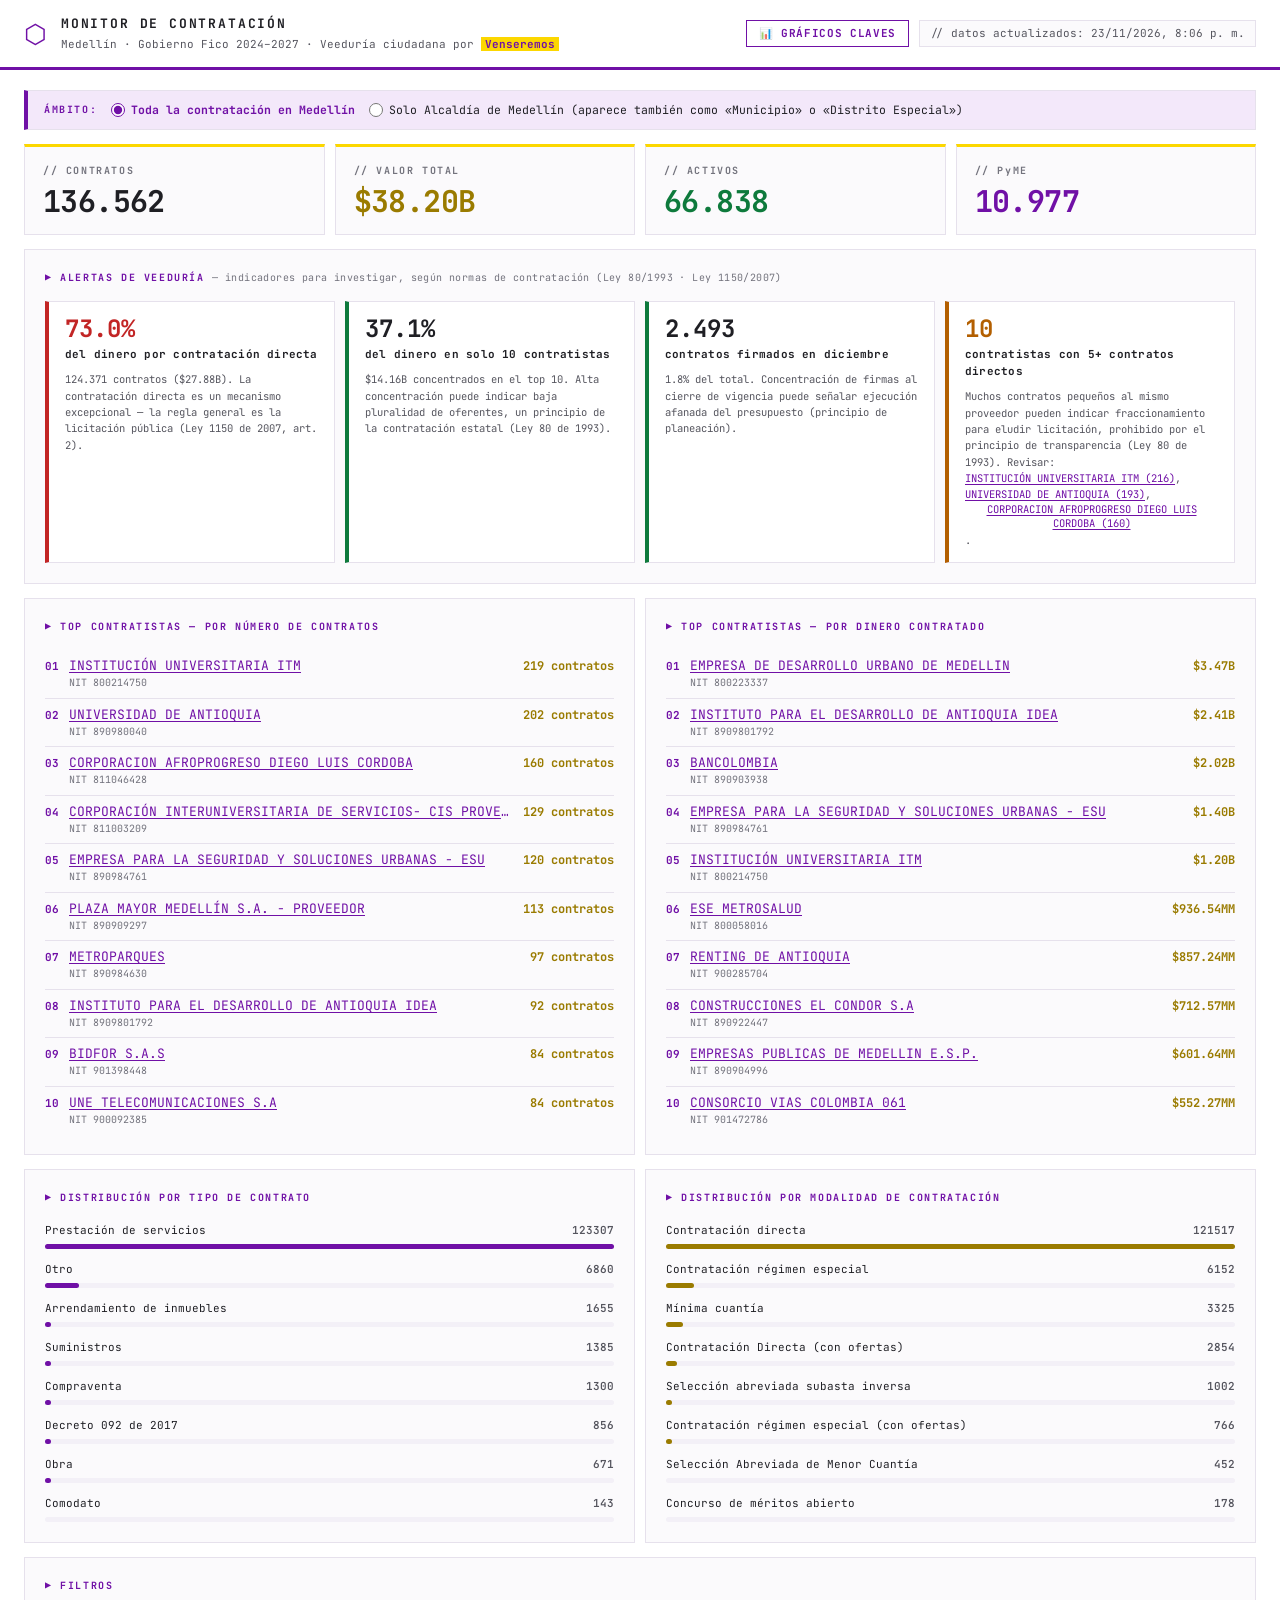
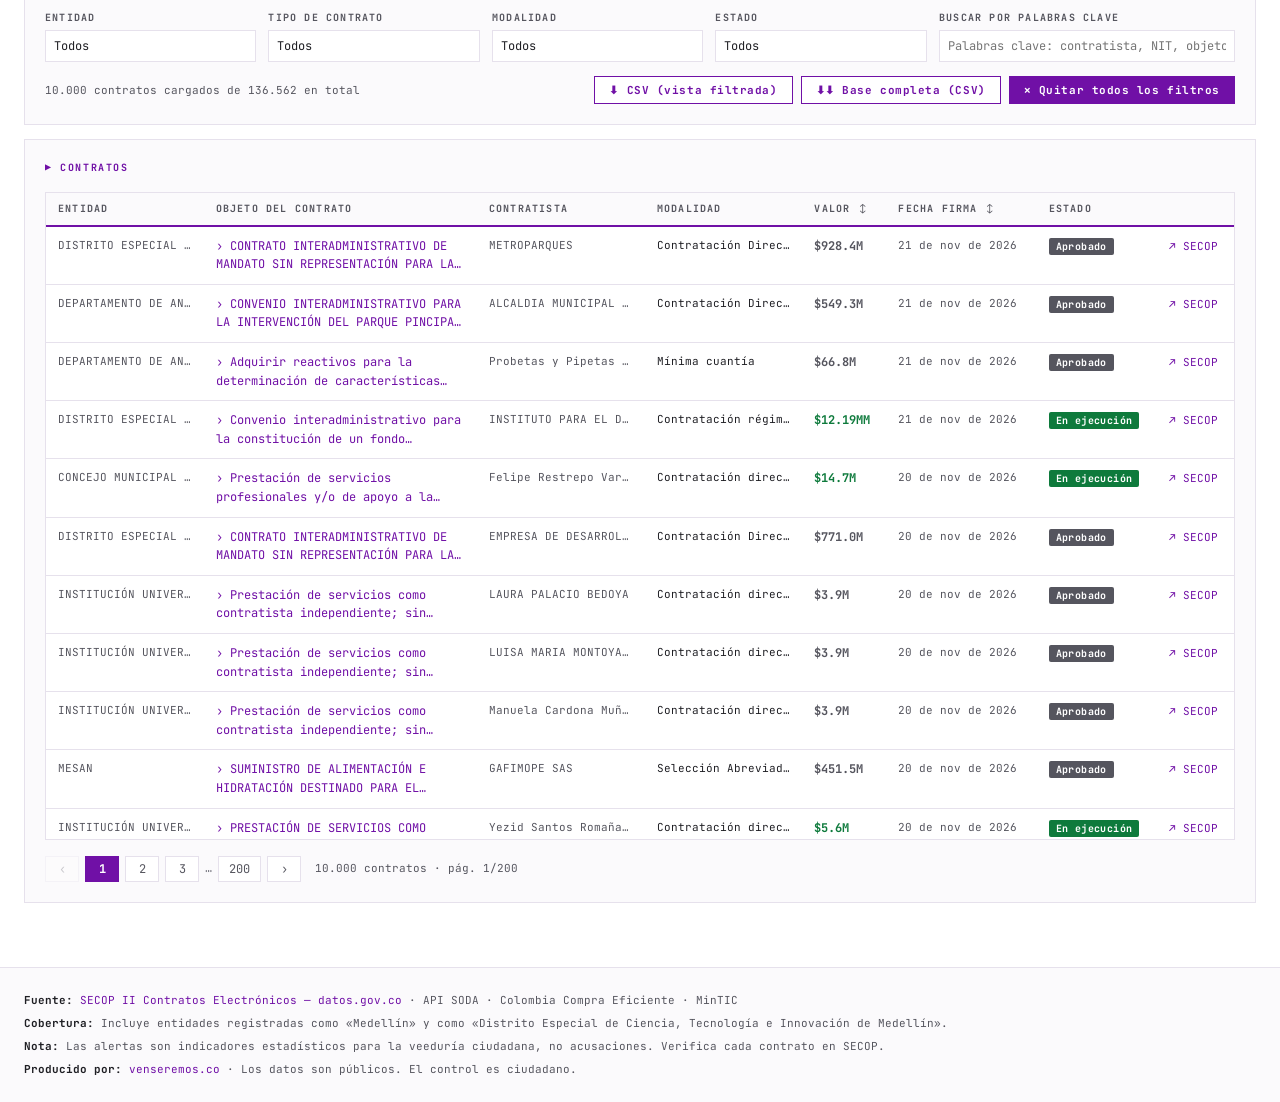
<file: index.html>
<!DOCTYPE html>
<html lang="es">
<head>
  <meta charset="UTF-8">
  <meta name="viewport" content="width=device-width, initial-scale=1.0">
  <title>Monitor de Contratación Medellín — Venseremos</title>
  <meta name="description" content="Veeduría ciudadana sobre la contratación pública del gobierno de Medellín 2024–2027. Datos en tiempo real desde SECOP II.">
  <meta name="theme-color" content="#7010A6">
  <link rel="preconnect" href="https://fonts.googleapis.com">
  <link href="https://fonts.googleapis.com/css2?family=JetBrains+Mono:wght@300;400;600;700&display=swap" rel="stylesheet">
  <link rel="stylesheet" href="assets/styles.css">
</head>
<body>

  <!-- Loading overlay -->
  <div id="loading" class="loading-overlay" role="status" aria-live="polite">
    <div class="loading-inner">
      <div class="spinner" aria-hidden="true"></div>
      <p id="loading-text">Conectando con datos.gov.co…</p>
      <p id="loading-sub" class="loading-sub"></p>
    </div>
  </div>

  <!-- Header -->
  <header class="site-header">
    <div class="header-inner">
      <div class="brand">
        <div class="brand-icon" aria-hidden="true">⬡</div>
        <div class="brand-text">
          <h1>MONITOR DE CONTRATACIÓN</h1>
          <span class="brand-sub">Medellín · Gobierno Fico 2024–2027 · Veeduría ciudadana por <strong>Venseremos</strong></span>
        </div>
      </div>
      <div class="header-right">
        <a class="nav-link" href="graficos.html">📊 GRÁFICOS CLAVES</a>
        <span class="update-badge" id="last-updated">// cargando…</span>
      </div>
    </div>
  </header>

  <main class="main-content">

    <!-- Ámbito del tablero -->
    <section class="scope-bar" aria-label="Ámbito del tablero">
      <span class="scope-label">ÁMBITO:</span>
      <label class="scope-option">
        <input type="radio" name="ambito" value="todos" checked>
        <span>Toda la contratación en Medellín</span>
      </label>
      <label class="scope-option">
        <input type="radio" name="ambito" value="alcaldia">
        <span>Solo Alcaldía de Medellín (aparece también como «Municipio» o «Distrito Especial»)</span>
      </label>
      <span class="scope-note" id="scope-note"></span>
    </section>

    <!-- KPIs -->
    <section class="kpi-grid" aria-label="Indicadores generales">
      <div class="kpi-card">
        <span class="kpi-label">// CONTRATOS</span>
        <span class="kpi-value kpi-value--white" id="kpi-total">—</span>
      </div>
      <div class="kpi-card">
        <span class="kpi-label">// VALOR TOTAL</span>
        <span class="kpi-value kpi-value--yellow" id="kpi-valor">—</span>
      </div>
      <div class="kpi-card">
        <span class="kpi-label">// ACTIVOS</span>
        <span class="kpi-value kpi-value--green" id="kpi-activos">—</span>
      </div>
      <div class="kpi-card">
        <span class="kpi-label">// PyME</span>
        <span class="kpi-value kpi-value--purple" id="kpi-pyme">—</span>
      </div>
    </section>

    <!-- Alertas de veeduría -->
    <section class="terminal-panel" aria-label="Alertas de veeduría">
      <div class="panel-title">▶ ALERTAS DE VEEDURÍA <span class="panel-note">— indicadores para investigar, según normas de contratación (Ley 80/1993 · Ley 1150/2007)</span></div>
      <div class="alertas-grid" id="alertas-grid"></div>
    </section>

    <!-- Top contratistas -->
    <section class="charts-row" aria-label="Top contratistas">
      <div class="terminal-panel">
        <div class="panel-title">▶ TOP CONTRATISTAS — POR NÚMERO DE CONTRATOS</div>
        <ol class="top-list" id="top-numero"></ol>
      </div>
      <div class="terminal-panel">
        <div class="panel-title">▶ TOP CONTRATISTAS — POR DINERO CONTRATADO</div>
        <ol class="top-list" id="top-valor"></ol>
      </div>
    </section>

    <!-- Charts -->
    <section class="charts-row" aria-label="Distribuciones">
      <div class="terminal-panel">
        <div class="panel-title">▶ DISTRIBUCIÓN POR TIPO DE CONTRATO</div>
        <div id="chart-tipo-bars"></div>
      </div>
      <div class="terminal-panel">
        <div class="panel-title">▶ DISTRIBUCIÓN POR MODALIDAD DE CONTRATACIÓN</div>
        <div id="chart-modalidad-bars"></div>
      </div>
    </section>

    <!-- Filters -->
    <section class="terminal-panel" aria-label="Filtros">
      <div class="panel-title">▶ FILTROS</div>
      <div class="filters-grid">
        <div class="filter-group">
          <label class="filter-label" for="filter-entidad">ENTIDAD</label>
          <select id="filter-entidad" class="filter-select"><option value="">Todas</option></select>
        </div>
        <div class="filter-group">
          <label class="filter-label" for="filter-tipo">TIPO DE CONTRATO</label>
          <select id="filter-tipo" class="filter-select"><option value="">Todos</option></select>
        </div>
        <div class="filter-group">
          <label class="filter-label" for="filter-modalidad">MODALIDAD</label>
          <select id="filter-modalidad" class="filter-select"><option value="">Todas</option></select>
        </div>
        <div class="filter-group">
          <label class="filter-label" for="filter-estado">ESTADO</label>
          <select id="filter-estado" class="filter-select"><option value="">Todos</option></select>
        </div>
        <div class="filter-group filter-group--wide">
          <label class="filter-label" for="search-input">BUSCAR POR PALABRAS CLAVE</label>
          <input type="text" id="search-input" class="filter-input" placeholder="Palabras clave: contratista, NIT, objeto o entidad (ej.: alimentación escolar)">
        </div>
      </div>
      <div class="filters-footer">
        <span class="results-count" id="results-count" aria-live="polite">— contratos</span>
        <div class="filters-actions">
          <button class="btn-secondary" id="btn-export" title="Descargar en CSV solo los contratos que pasan los filtros actuales">⬇ CSV (vista filtrada)</button>
          <button class="btn-secondary" id="btn-full-download" title="Descargar TODO el dataset desde datos.gov.co (~120.000 contratos) en CSV para análisis local">⬇⬇ Base completa (CSV)</button>
          <button class="btn-reset" id="btn-reset" title="Restablecer todos los filtros y la búsqueda">✕ Quitar todos los filtros</button>
        </div>
      </div>
    </section>

    <!-- Table -->
    <section class="terminal-panel" aria-label="Tabla de contratos">
      <div class="panel-title">▶ CONTRATOS</div>
      <div class="table-wrapper">
        <table class="contracts-table" id="contracts-table">
          <caption class="sr-only">Contratos públicos de Medellín. Las columnas Valor y Fecha de firma permiten ordenar.</caption>
          <thead>
            <tr>
              <th scope="col">ENTIDAD</th>
              <th scope="col">OBJETO DEL CONTRATO</th>
              <th scope="col">CONTRATISTA</th>
              <th scope="col">MODALIDAD</th>
              <th scope="col" data-sort="valor" class="th-sortable" aria-sort="none" title="Ordenar por valor">VALOR <span class="sort-indicator" aria-hidden="true">↕</span></th>
              <th scope="col" data-sort="fechaFirma" class="th-sortable" aria-sort="none" title="Ordenar por fecha de firma">FECHA FIRMA <span class="sort-indicator" aria-hidden="true">↕</span></th>
              <th scope="col">ESTADO</th>
              <th scope="col"><span class="sr-only">Enlace a SECOP</span></th>
            </tr>
          </thead>
          <tbody id="table-body"></tbody>
        </table>
      </div>
      <div class="pagination" id="pagination"></div>
    </section>

  </main>

  <footer class="site-footer">
    <div class="footer-inner">
      <div>
        <span class="footer-label">Fuente:</span>
        <a href="https://www.datos.gov.co/resource/jbjy-vk9h" target="_blank" rel="noopener">SECOP II Contratos Electrónicos — datos.gov.co</a>
        · API SODA · Colombia Compra Eficiente · MinTIC
      </div>
      <div>
        <span class="footer-label">Cobertura:</span>
        Incluye entidades registradas como «Medellín» y como «Distrito Especial de Ciencia, Tecnología e Innovación de Medellín».
      </div>
      <div>
        <span class="footer-label">Nota:</span>
        Las alertas son indicadores estadísticos para la veeduría ciudadana, no acusaciones. Verifica cada contrato en SECOP.
      </div>
      <div>
        <span class="footer-label">Producido por:</span>
        <a href="https://venseremos.co" target="_blank" rel="noopener">venseremos.co</a>
        · Los datos son públicos. El control es ciudadano.
      </div>
    </div>
  </footer>

  <script src="assets/app.js"></script>
</body>
</html>
</file>
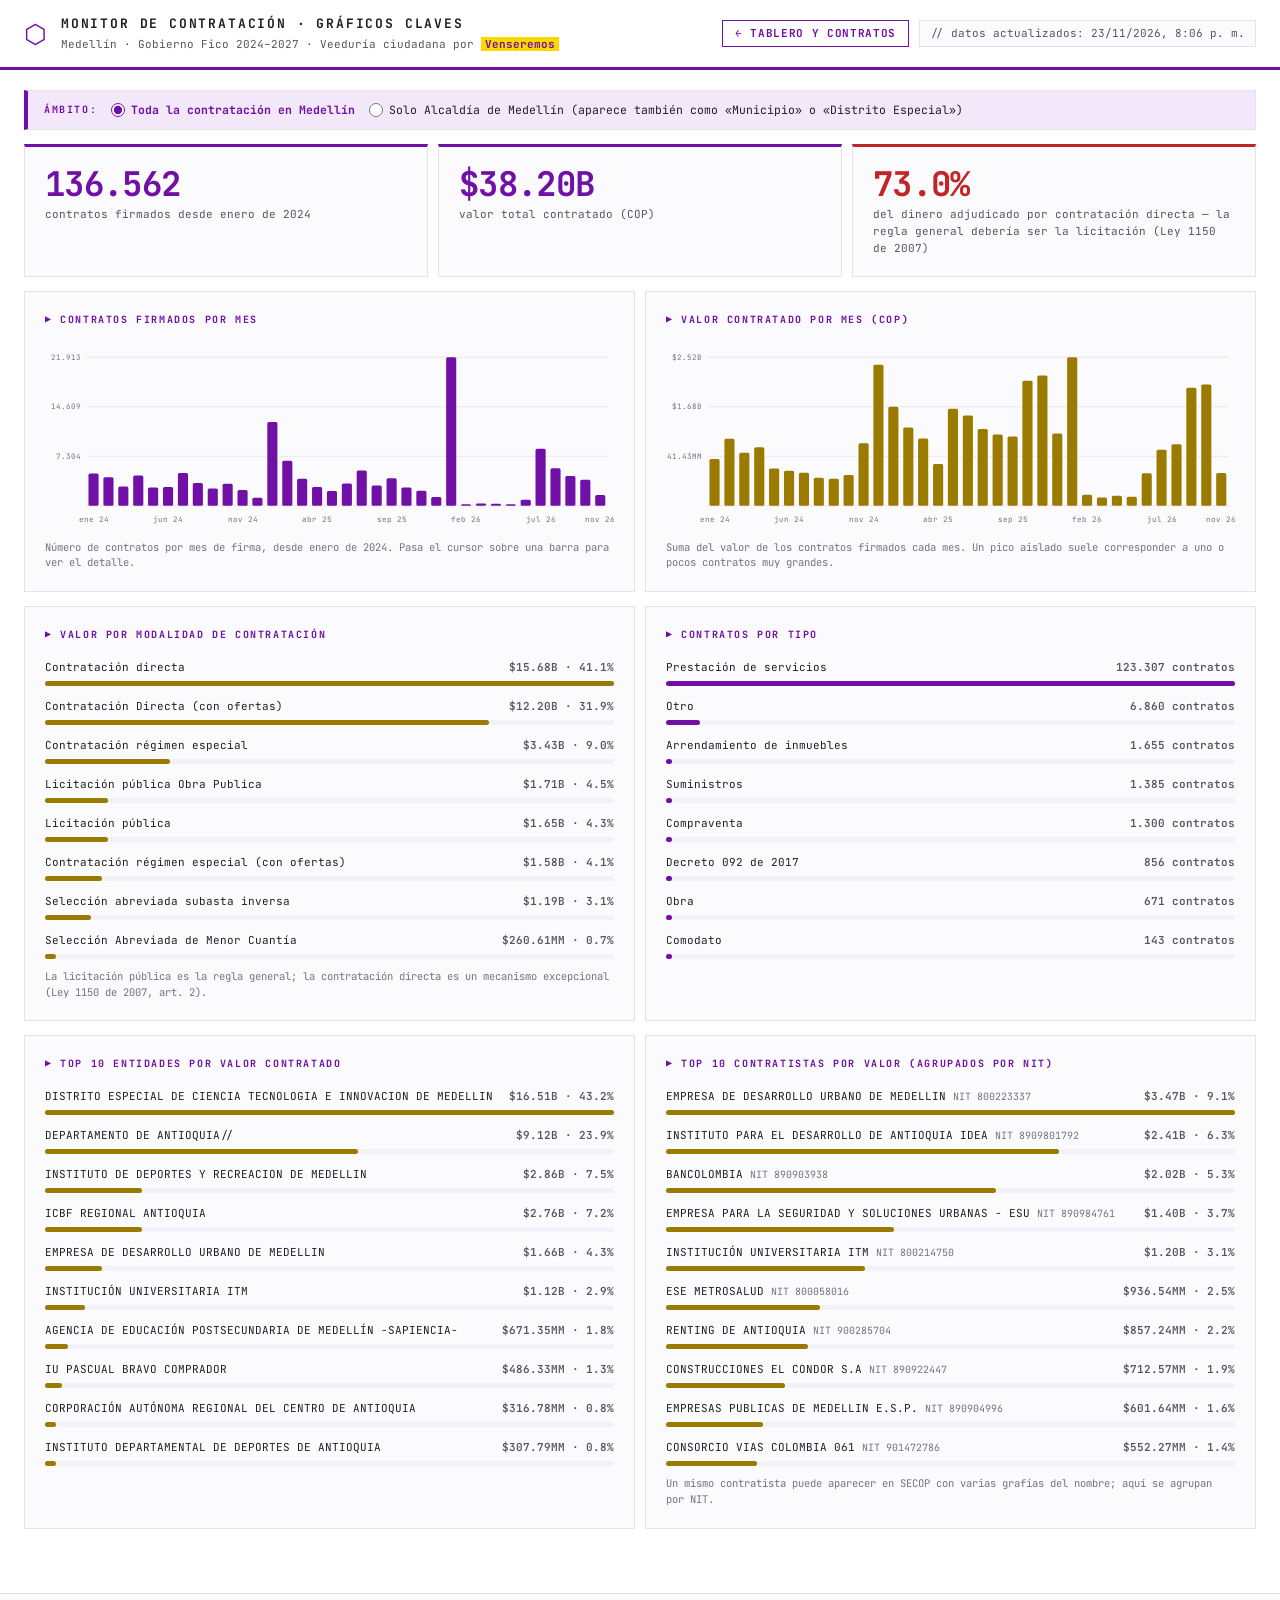
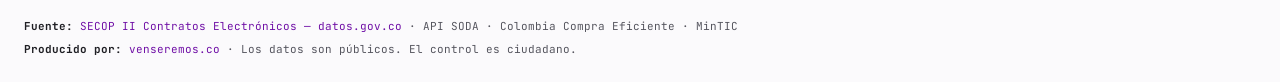
<file: graficos.html>
<!DOCTYPE html>
<html lang="es">
<head>
  <meta charset="UTF-8">
  <meta name="viewport" content="width=device-width, initial-scale=1.0">
  <title>Gráficos claves — Monitor de Contratación Medellín</title>
  <meta name="description" content="Gráficos claves de la contratación pública de Medellín 2024–2027: evolución mensual, modalidades, entidades y contratistas.">
  <meta name="theme-color" content="#7010A6">
  <link rel="preconnect" href="https://fonts.googleapis.com">
  <link href="https://fonts.googleapis.com/css2?family=JetBrains+Mono:wght@300;400;600;700&display=swap" rel="stylesheet">
  <link rel="stylesheet" href="assets/styles.css">
</head>
<body>

  <!-- Loading overlay -->
  <div id="loading" class="loading-overlay" role="status" aria-live="polite">
    <div class="loading-inner">
      <div class="spinner" aria-hidden="true"></div>
      <p id="loading-text">Cargando estadísticas…</p>
      <p id="loading-sub" class="loading-sub"></p>
    </div>
  </div>

  <!-- Header -->
  <header class="site-header">
    <div class="header-inner">
      <div class="brand">
        <div class="brand-icon" aria-hidden="true">⬡</div>
        <div class="brand-text">
          <h1><a href="index.html">MONITOR DE CONTRATACIÓN</a> · GRÁFICOS CLAVES</h1>
          <span class="brand-sub">Medellín · Gobierno Fico 2024–2027 · Veeduría ciudadana por <strong>Venseremos</strong></span>
        </div>
      </div>
      <div class="header-right">
        <a class="nav-link" href="index.html">← TABLERO Y CONTRATOS</a>
        <span class="update-badge" id="last-updated">// cargando…</span>
      </div>
    </div>
  </header>

  <main class="main-content">

    <!-- Ámbito -->
    <section class="scope-bar" aria-label="Ámbito de los gráficos">
      <span class="scope-label">ÁMBITO:</span>
      <label class="scope-option">
        <input type="radio" name="ambito" value="todos" checked>
        <span>Toda la contratación en Medellín</span>
      </label>
      <label class="scope-option">
        <input type="radio" name="ambito" value="alcaldia">
        <span>Solo Alcaldía de Medellín (aparece también como «Municipio» o «Distrito Especial»)</span>
      </label>
      <span class="scope-note" id="scope-note"></span>
    </section>

    <!-- Cifras hero -->
    <section class="hero-tiles" aria-label="Cifras principales" id="hero-tiles"></section>

    <!-- Serie mensual -->
    <section class="charts-row">
      <div class="terminal-panel">
        <div class="panel-title">▶ CONTRATOS FIRMADOS POR MES</div>
        <div class="chart-svg-wrap" id="chart-mes-contratos"></div>
        <p class="chart-note">Número de contratos por mes de firma, desde enero de 2024. Pasa el cursor sobre una barra para ver el detalle.</p>
      </div>
      <div class="terminal-panel">
        <div class="panel-title">▶ VALOR CONTRATADO POR MES (COP)</div>
        <div class="chart-svg-wrap" id="chart-mes-valor"></div>
        <p class="chart-note">Suma del valor de los contratos firmados cada mes. Un pico aislado suele corresponder a uno o pocos contratos muy grandes.</p>
      </div>
    </section>

    <!-- Modalidad y tipo -->
    <section class="charts-row">
      <div class="terminal-panel">
        <div class="panel-title">▶ VALOR POR MODALIDAD DE CONTRATACIÓN</div>
        <div id="chart-modalidad"></div>
        <p class="chart-note">La licitación pública es la regla general; la contratación directa es un mecanismo excepcional (Ley 1150 de 2007, art. 2).</p>
      </div>
      <div class="terminal-panel">
        <div class="panel-title">▶ CONTRATOS POR TIPO</div>
        <div id="chart-tipo"></div>
      </div>
    </section>

    <!-- Entidades y contratistas -->
    <section class="charts-row">
      <div class="terminal-panel">
        <div class="panel-title">▶ TOP 10 ENTIDADES POR VALOR CONTRATADO</div>
        <div id="chart-entidades"></div>
      </div>
      <div class="terminal-panel">
        <div class="panel-title">▶ TOP 10 CONTRATISTAS POR VALOR (AGRUPADOS POR NIT)</div>
        <div id="chart-contratistas"></div>
        <p class="chart-note">Un mismo contratista puede aparecer en SECOP con varias grafías del nombre; aquí se agrupan por NIT.</p>
      </div>
    </section>

  </main>

  <footer class="site-footer">
    <div class="footer-inner">
      <div>
        <span class="footer-label">Fuente:</span>
        <a href="https://www.datos.gov.co/resource/jbjy-vk9h" target="_blank" rel="noopener">SECOP II Contratos Electrónicos — datos.gov.co</a>
        · API SODA · Colombia Compra Eficiente · MinTIC
      </div>
      <div>
        <span class="footer-label">Producido por:</span>
        <a href="https://venseremos.co" target="_blank" rel="noopener">venseremos.co</a>
        · Los datos son públicos. El control es ciudadano.
      </div>
    </div>
  </footer>

  <script src="assets/graficos.js"></script>
</body>
</html>
</file>
<file: assets/styles.css>
:root {
  /* Tema claro */
  --bg: #ffffff;
  --bg-panel: #fbfafc;
  --bg-inset: #f3f0f7;
  --border: #e6e1ec;

  /* Paleta Venseremos */
  --purple: #7010A6;          /* acento principal — AA sobre blanco */
  --purple-dark: #55097f;
  --purple-soft: #f3e8fa;     /* fondo suave de marca */
  --yellow: #FCD700;          /* acento de marca: SOLO como fondo/relleno */
  --gold: #9A7B00;            /* "amarillo" apto para texto/datos sobre blanco */

  /* Status (semánticos, oscurecidos para AA sobre blanco) */
  --green: #0e7a3c;
  --orange: #b35f00;
  --red: #c22525;

  /* Texto */
  --text: #1f1f24;
  --text-dim: #55555e;
  --text-muted: #73737d;
  --white: #1f1f24;           /* alias heredado del tema oscuro (texto principal) */

  --font: 'JetBrains Mono', 'Fira Code', 'Cascadia Code', ui-monospace, monospace;
  --max-w: 1440px;
}

/* Accesibilidad: foco visible al navegar con teclado */
:focus-visible {
  outline: 2px solid var(--purple);
  outline-offset: 2px;
}

/* Contenido solo para lectores de pantalla */
.sr-only {
  position: absolute;
  width: 1px; height: 1px;
  padding: 0; margin: -1px;
  overflow: hidden;
  clip: rect(0 0 0 0);
  white-space: nowrap;
  border: 0;
}

*, *::before, *::after { box-sizing: border-box; margin: 0; padding: 0; }

body {
  background: var(--bg);
  color: var(--text);
  font-family: var(--font);
  font-size: 13px;
  line-height: 1.55;
  min-height: 100vh;
}

/* ── Loading ─────────────────────────────────────────────────────────────── */
.loading-overlay {
  position: fixed;
  inset: 0;
  background: var(--bg);
  z-index: 1000;
  display: flex;
  align-items: center;
  justify-content: center;
}
.loading-overlay.hidden { display: none; }
.loading-inner {
  display: flex;
  flex-direction: column;
  align-items: center;
  gap: 14px;
  text-align: center;
}
.spinner {
  width: 32px;
  height: 32px;
  border: 2px solid var(--border);
  border-top-color: var(--purple);
  border-radius: 50%;
  animation: spin 0.75s linear infinite;
}
@keyframes spin { to { transform: rotate(360deg); } }
#loading-text { color: var(--text); font-size: 14px; }
.loading-sub { color: var(--text-dim); font-size: 11px; }

/* ── Header ──────────────────────────────────────────────────────────────── */
.site-header {
  border-bottom: 3px solid var(--purple);
  background: var(--bg);
  position: sticky;
  top: 0;
  z-index: 100;
}
.header-inner {
  max-width: var(--max-w);
  margin: 0 auto;
  padding: 14px 24px;
  display: flex;
  align-items: center;
  justify-content: space-between;
  gap: 16px;
  flex-wrap: wrap;
}
.brand { display: flex; align-items: center; gap: 14px; }
.brand-icon { font-size: 26px; color: var(--purple); line-height: 1; }
.brand-text h1 {
  font-size: 13px;
  font-weight: 700;
  letter-spacing: 0.14em;
  color: var(--text);
}
.brand-text h1 a { color: inherit; text-decoration: none; }
.brand-sub {
  font-size: 11px;
  color: var(--text-dim);
  display: block;
  margin-top: 2px;
}
.brand-sub strong {
  color: var(--purple);
  font-weight: 700;
  background: var(--yellow);
  padding: 0 4px;
}
.header-right { display: flex; align-items: center; gap: 10px; flex-wrap: wrap; }
.update-badge {
  font-size: 11px;
  color: var(--text-dim);
  border: 1px solid var(--border);
  background: var(--bg-panel);
  padding: 4px 10px;
  white-space: nowrap;
}
.nav-link {
  font-size: 11px;
  font-weight: 700;
  letter-spacing: 0.06em;
  color: var(--purple);
  text-decoration: none;
  border: 1px solid var(--purple);
  padding: 4px 12px;
  white-space: nowrap;
}
.nav-link:hover, .nav-link[aria-current="page"] {
  background: var(--purple);
  color: #fff;
}

/* ── Main layout ─────────────────────────────────────────────────────────── */
.main-content {
  max-width: var(--max-w);
  margin: 0 auto;
  padding: 20px 24px 48px;
  display: flex;
  flex-direction: column;
  gap: 14px;
}

/* ── Ámbito del tablero ──────────────────────────────────────────────────── */
.scope-bar {
  display: flex;
  align-items: center;
  gap: 14px;
  flex-wrap: wrap;
  background: var(--purple-soft);
  border: 1px solid var(--border);
  border-left: 4px solid var(--purple);
  padding: 10px 16px;
}
.scope-label {
  font-size: 10px;
  font-weight: 700;
  letter-spacing: 0.16em;
  color: var(--purple);
}
.scope-option {
  display: flex;
  align-items: center;
  gap: 6px;
  font-size: 11.5px;
  color: var(--text);
  cursor: pointer;
}
.scope-option input[type="radio"] {
  accent-color: var(--purple);
  width: 14px;
  height: 14px;
  cursor: pointer;
}
.scope-option:has(input:checked) span { font-weight: 700; color: var(--purple); }
.scope-note { font-size: 11px; color: var(--text-dim); margin-left: auto; }

/* ── KPIs ────────────────────────────────────────────────────────────────── */
.kpi-grid {
  display: grid;
  grid-template-columns: repeat(4, 1fr);
  gap: 10px;
}
.kpi-card {
  background: var(--bg-panel);
  border: 1px solid var(--border);
  border-top: 3px solid var(--yellow);
  padding: 16px 18px;
  display: flex;
  flex-direction: column;
  gap: 6px;
}
.kpi-label {
  font-size: 10px;
  letter-spacing: 0.16em;
  color: var(--text-muted);
  font-weight: 700;
}
.kpi-value {
  font-size: 30px;
  font-weight: 700;
  letter-spacing: -0.02em;
  line-height: 1.1;
}
.kpi-value--white  { color: var(--text); }
.kpi-value--yellow { color: var(--gold); }
.kpi-value--green  { color: var(--green); }
.kpi-value--purple { color: var(--purple); }

/* ── Terminal panel ──────────────────────────────────────────────────────── */
.terminal-panel {
  background: var(--bg-panel);
  border: 1px solid var(--border);
  padding: 20px;
}
.panel-title {
  font-size: 10px;
  font-weight: 700;
  letter-spacing: 0.16em;
  color: var(--purple);
  margin-bottom: 16px;
}
.panel-note {
  font-weight: 400;
  letter-spacing: 0.04em;
  color: var(--text-muted);
  text-transform: none;
}
.sin-datos { color: var(--text-muted); font-size: 11px; }

/* ── Charts row ──────────────────────────────────────────────────────────── */
.charts-row {
  display: grid;
  grid-template-columns: 1fr 1fr;
  gap: 10px;
}

/* ── Bar charts (listas de barras) ───────────────────────────────────────── */
.bar-item { margin-bottom: 12px; }
.bar-item:last-child { margin-bottom: 0; }
.bar-meta {
  display: flex;
  justify-content: space-between;
  align-items: baseline;
  gap: 8px;
  margin-bottom: 5px;
}
.bar-name {
  font-size: 11px;
  color: var(--text);
  overflow: hidden;
  text-overflow: ellipsis;
  white-space: nowrap;
  flex: 1;
}
.bar-count { font-size: 11px; color: var(--text-dim); flex-shrink: 0; font-weight: 600; }
.bar-track { height: 5px; background: var(--bg-inset); border-radius: 2.5px; }
.bar-fill { height: 100%; background: var(--purple); border-radius: 2.5px; transition: width 0.4s ease; }
.bar-fill--yellow { background: var(--gold); }

/* ── Top contratistas ────────────────────────────────────────────────────── */
.top-list { list-style: none; display: flex; flex-direction: column; }
.top-item {
  display: flex;
  align-items: baseline;
  gap: 10px;
  padding: 7px 0;
  border-bottom: 1px solid var(--border);
}
.top-item:last-child { border-bottom: none; }
.top-rank { font-size: 11px; color: var(--purple); flex-shrink: 0; font-weight: 700; }
.top-id { flex: 1; min-width: 0; display: flex; flex-direction: column; gap: 1px; }
.top-name {
  background: none;
  border: none;
  color: var(--text);
  font-family: var(--font);
  font-size: 12px;
  text-align: left;
  cursor: pointer;
  padding: 0;
  overflow: hidden;
  text-overflow: ellipsis;
  white-space: nowrap;
  max-width: 100%;
}
.top-name:hover { color: var(--purple); text-decoration: underline; }
.top-nit { font-size: 10px; color: var(--text-muted); }
.top-metric { font-size: 12px; color: var(--gold); font-weight: 700; flex-shrink: 0; }

/* ── Alertas de veeduría ─────────────────────────────────────────────────── */
.alertas-grid {
  display: grid;
  grid-template-columns: repeat(4, 1fr);
  gap: 10px;
}
.alerta-card {
  background: var(--bg);
  border: 1px solid var(--border);
  border-left: 4px solid var(--text-muted);
  padding: 14px 16px;
  display: flex;
  flex-direction: column;
  gap: 4px;
}
.alerta-card.alerta--baja  { border-left-color: var(--green); }
.alerta-card.alerta--media { border-left-color: var(--orange); }
.alerta-card.alerta--alta  { border-left-color: var(--red); }
.alerta-valor {
  font-size: 24px;
  font-weight: 700;
  color: var(--text);
  line-height: 1.1;
}
.alerta--media .alerta-valor { color: var(--orange); }
.alerta--alta  .alerta-valor { color: var(--red); }
.alerta-titulo {
  font-size: 11px;
  font-weight: 700;
  color: var(--text);
  letter-spacing: 0.02em;
}
.alerta-desc {
  font-size: 10.5px;
  color: var(--text-dim);
  line-height: 1.55;
  margin-top: 4px;
}
.link-contratista {
  background: none;
  border: none;
  color: var(--purple);
  font-family: var(--font);
  font-size: inherit;
  cursor: pointer;
  padding: 0;
  text-decoration: underline;
  text-underline-offset: 2px;
}
.link-contratista:hover { color: var(--purple-dark); }

/* ── Filters ─────────────────────────────────────────────────────────────── */
.filters-grid {
  display: grid;
  grid-template-columns: repeat(4, 1fr) 1.4fr;
  gap: 12px;
  margin-bottom: 14px;
}
.filter-group { display: flex; flex-direction: column; gap: 5px; }
.filter-label { font-size: 10px; letter-spacing: 0.12em; color: var(--text-dim); font-weight: 700; }
.filter-select,
.filter-input {
  background: var(--bg);
  border: 1px solid var(--border);
  color: var(--text);
  font-family: var(--font);
  font-size: 12px;
  padding: 7px 8px;
  outline: none;
  appearance: none;
  -webkit-appearance: none;
  width: 100%;
}
.filter-select:focus,
.filter-input:focus { border-color: var(--purple); }
.filters-footer {
  display: flex;
  align-items: center;
  justify-content: space-between;
  gap: 10px;
  flex-wrap: wrap;
}
.results-count { font-size: 11px; color: var(--text-dim); }
.filters-actions { display: flex; gap: 8px; }
.btn-secondary {
  background: var(--bg);
  border: 1px solid var(--purple);
  color: var(--purple);
  font-family: var(--font);
  font-size: 11px;
  font-weight: 700;
  padding: 6px 14px;
  cursor: pointer;
  letter-spacing: 0.05em;
}
.btn-secondary:hover { background: var(--purple); color: #fff; }
/* Botón destacado para quitar todos los filtros */
.btn-reset {
  background: var(--purple);
  border: 1px solid var(--purple);
  color: #fff;
  font-family: var(--font);
  font-size: 11px;
  font-weight: 700;
  padding: 6px 14px;
  cursor: pointer;
  letter-spacing: 0.05em;
}
.btn-reset:hover { background: var(--purple-dark); border-color: var(--purple-dark); }

/* ── Table ───────────────────────────────────────────────────────────────── */
.table-wrapper {
  overflow: auto;
  max-height: 72vh;   /* el encabezado queda fijo al hacer scroll */
  margin-bottom: 16px;
  border: 1px solid var(--border);
}
.contracts-table { width: 100%; border-collapse: collapse; font-size: 12px; }
.contracts-table th {
  text-align: left;
  font-size: 10px;
  letter-spacing: 0.12em;
  color: var(--text-dim);
  padding: 8px 12px;
  border-bottom: 2px solid var(--purple);
  white-space: nowrap;
  position: sticky;
  top: 0;
  background: var(--bg-panel);
  z-index: 5;
}
.th-sortable { cursor: pointer; user-select: none; }
.th-sortable:hover { color: var(--purple); }
.th-sortable[aria-sort="ascending"],
.th-sortable[aria-sort="descending"] { color: var(--purple); }
.sort-indicator { font-size: 9px; margin-left: 2px; }
.empty-row { text-align: center; padding: 32px; color: var(--text-muted); }
.contracts-table td {
  padding: 10px 12px;
  border-bottom: 1px solid var(--border);
  vertical-align: top;
  background: var(--bg);
}
.contracts-table tr:hover td { background: var(--purple-soft); }

.td-entidad { max-width: 150px; overflow: hidden; text-overflow: ellipsis; white-space: nowrap; color: var(--text-dim); font-size: 11px; }
.td-objeto  { max-width: 260px; }
.td-objeto a, .td-objeto span {
  color: var(--purple);
  text-decoration: none;
  display: -webkit-box;
  -webkit-line-clamp: 2;
  -webkit-box-orient: vertical;
  overflow: hidden;
}
.td-objeto a:hover { text-decoration: underline; }
.td-objeto span { color: var(--text); }
.td-contratista { max-width: 160px; font-size: 11px; color: var(--text-dim); overflow: hidden; text-overflow: ellipsis; white-space: nowrap; }
.td-modalidad   { max-width: 150px; font-size: 11px; overflow: hidden; text-overflow: ellipsis; white-space: nowrap; }
.td-valor       { white-space: nowrap; font-weight: 700; }
.td-fecha       { white-space: nowrap; color: var(--text-dim); font-size: 11px; }
.td-link a      { color: var(--purple); text-decoration: none; font-size: 11px; white-space: nowrap; }
.td-link a:hover { text-decoration: underline; }

.badge-estado {
  font-size: 10px;
  font-weight: 700;
  padding: 2px 7px;
  letter-spacing: 0.04em;
  white-space: nowrap;
  color: #fff;
  border-radius: 2px;
}

/* ── Pagination ──────────────────────────────────────────────────────────── */
.pagination { display: flex; align-items: center; gap: 6px; flex-wrap: wrap; }
.page-btn {
  background: var(--bg);
  border: 1px solid var(--border);
  color: var(--text-dim);
  font-family: var(--font);
  font-size: 12px;
  padding: 4px 10px;
  cursor: pointer;
  min-width: 34px;
  text-align: center;
}
.page-btn:hover { border-color: var(--purple); color: var(--purple); }
.page-btn.active { border-color: var(--purple); background: var(--purple); color: #fff; font-weight: 700; }
.page-btn:disabled { opacity: 0.3; cursor: default; pointer-events: none; }
.page-info { font-size: 11px; color: var(--text-dim); margin-left: 8px; }
.page-dots { color: var(--text-muted); font-size: 12px; }

/* ── Footer ──────────────────────────────────────────────────────────────── */
.site-footer { border-top: 1px solid var(--border); background: var(--bg-panel); padding: 24px; margin-top: 16px; }
.footer-inner {
  max-width: var(--max-w);
  margin: 0 auto;
  display: flex;
  flex-direction: column;
  gap: 6px;
  font-size: 11px;
  color: var(--text-dim);
}
.footer-label { color: var(--text); font-weight: 700; }
.site-footer a { color: var(--purple); text-decoration: none; }
.site-footer a:hover { text-decoration: underline; }

/* ── Error state ─────────────────────────────────────────────────────────── */
.error-state {
  text-align: center;
  padding: 48px 24px;
  color: var(--text-dim);
}
.error-state h2 { color: var(--red); font-size: 16px; margin-bottom: 12px; }
.error-state p { font-size: 12px; line-height: 1.7; }
.error-state a { color: var(--purple); }

/* ── Página de gráficos ──────────────────────────────────────────────────── */
.hero-tiles {
  display: grid;
  grid-template-columns: repeat(3, 1fr);
  gap: 10px;
}
.hero-tile {
  background: var(--bg-panel);
  border: 1px solid var(--border);
  border-top: 3px solid var(--purple);
  padding: 18px 20px;
  display: flex;
  flex-direction: column;
  gap: 4px;
}
.hero-tile .hero-num { font-size: 34px; font-weight: 700; letter-spacing: -0.02em; color: var(--purple); line-height: 1.1; }
.hero-tile .hero-label { font-size: 11px; color: var(--text-dim); }
.hero-tile--alerta { border-top-color: var(--red); }
.hero-tile--alerta .hero-num { color: var(--red); }

.chart-svg-wrap { position: relative; }
.chart-svg-wrap svg { display: block; width: 100%; height: auto; }
.chart-note { font-size: 10.5px; color: var(--text-muted); margin-top: 10px; line-height: 1.5; }

.chart-tooltip {
  position: absolute;
  pointer-events: none;
  background: var(--text);
  color: #fff;
  font-size: 11px;
  padding: 6px 9px;
  border-radius: 3px;
  white-space: nowrap;
  transform: translate(-50%, calc(-100% - 8px));
  opacity: 0;
  transition: opacity 0.1s;
  z-index: 20;
}
.chart-tooltip.visible { opacity: 1; }

/* barras SVG mensuales */
.svg-bar { fill: var(--purple); }
.svg-bar--gold { fill: var(--gold); }
.svg-bar:hover, .svg-bar--gold:hover { opacity: 0.75; }
.svg-axis-label { font-size: 9.5px; fill: var(--text-muted); font-family: var(--font); }
.svg-grid { stroke: var(--border); stroke-width: 1; }

/* ── Responsive ──────────────────────────────────────────────────────────── */
@media (max-width: 1100px) {
  .filters-grid { grid-template-columns: repeat(2, 1fr); }
  .filter-group--wide { grid-column: 1 / -1; }
  .alertas-grid { grid-template-columns: repeat(2, 1fr); }
}
@media (max-width: 900px) {
  .kpi-grid { grid-template-columns: repeat(2, 1fr); }
  .charts-row { grid-template-columns: 1fr; }
  .hero-tiles { grid-template-columns: 1fr; }
}
@media (max-width: 600px) {
  .main-content { padding: 12px 12px 32px; }
  .header-inner { padding: 12px 16px; }
  .kpi-grid { grid-template-columns: repeat(2, 1fr); gap: 8px; }
  .kpi-value { font-size: 22px; }
  .brand-text h1 { font-size: 11px; }
  .filters-grid { grid-template-columns: 1fr 1fr; }
  .filter-group--wide { grid-column: 1 / -1; }
  .alertas-grid { grid-template-columns: 1fr; }
}
</file>
